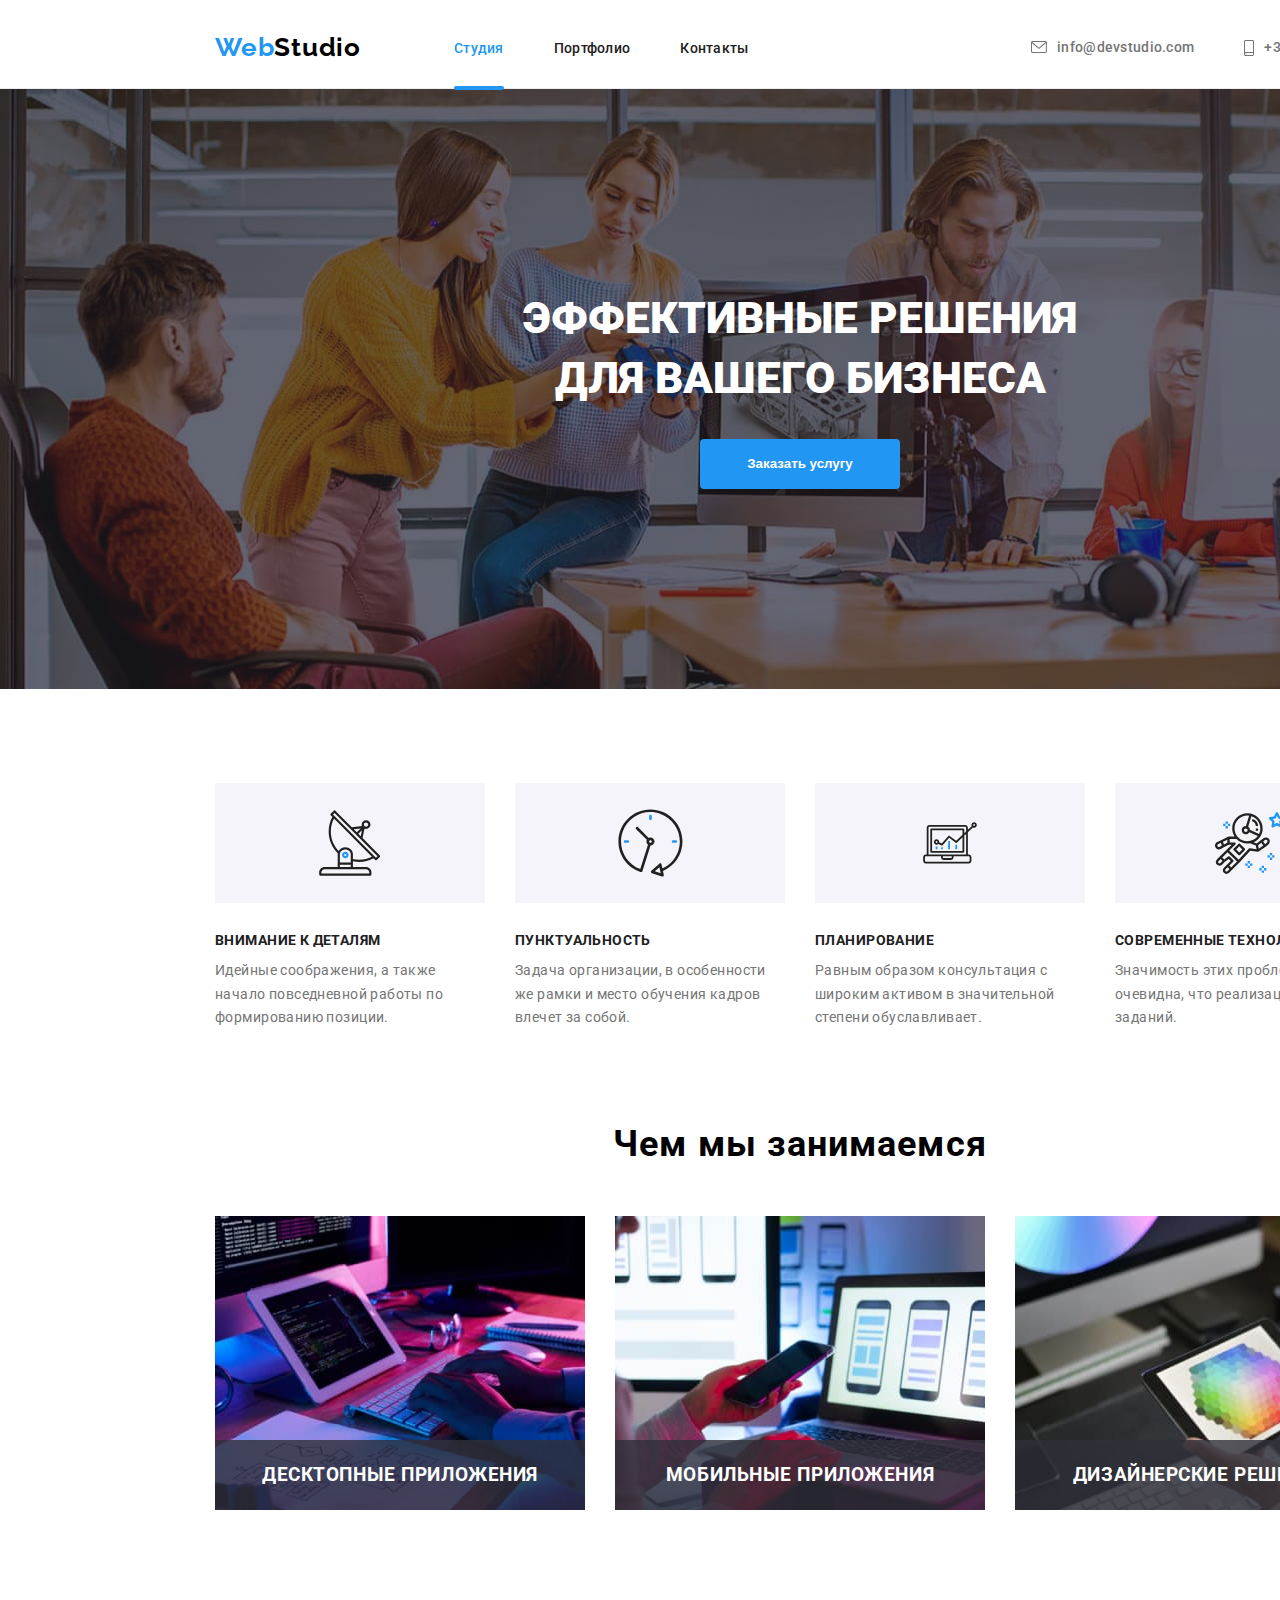
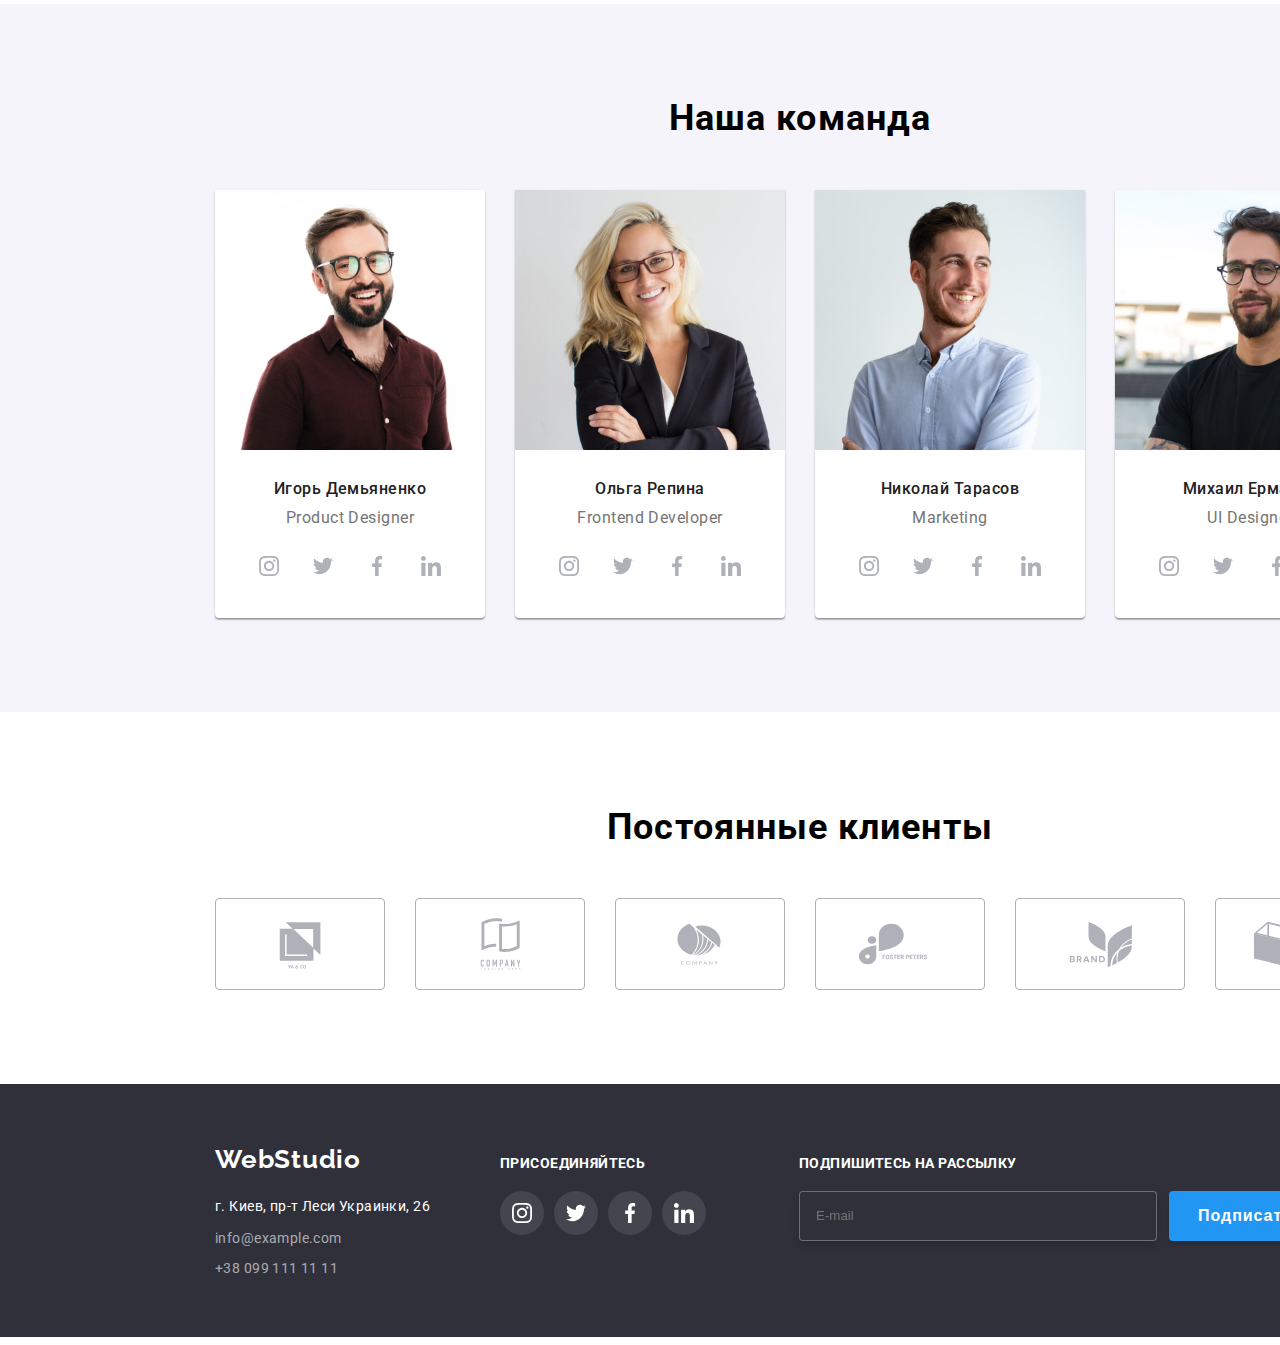
<file: index.html>
<!DOCTYPE html>
<html lang="ru">
<head>
    <meta charset="UTF-8">
    <meta name="viewport" content="width=device-width, initial-scale=1.0">
    <title>WebStudio</title>
        <link rel="stylesheet" href="https://cdnjs.cloudflare.com/ajax/libs/modern-normalize/1.1.0/modern-normalize.min.css"
            integrity="sha512-wpPYUAdjBVSE4KJnH1VR1HeZfpl1ub8YT/NKx4PuQ5NmX2tKuGu6U/JRp5y+Y8XG2tV+wKQpNHVUX03MfMFn9Q=="
            crossorigin="anonymous" referrerpolicy="no-referrer" />
        <link rel="preconnect" href="https://fonts.googleapis.com">
        <link rel="preconnect" href="https://fonts.gstatic.com" crossorigin>
        <link href="https://fonts.googleapis.com/css2?family=Raleway:wght@700&family=Roboto:wght@400;500;700;900&display=swap"
            rel="stylesheet">
        <link rel="stylesheet" href="./css/main.min.css">
</head>
<body>
    <!-- Шапка -->
        <header class="header">
            <div class="container header__main-nav">
                <nav class="header__main-nav">
                    <a class="header__logo" href="./index.html"><span class="header__web">Web</span>Studio</a>
                    <ul class="list header-list">
                        <li class="header__item--active"><a class="link header__underline" href="">Студия</a></li>
                        <li class="header__item"><a class="link" href="./portfolio.html">Портфолио</a></li>
                        <li class="header__item"><a class="link" href="">Контакты</a></li>
                    </ul>
                </nav>
                
                    <ul class="list header__contacts-nav">
                        <li class="header__title">
                            <a class="header__link-icon" href="mailto:info@devstudio.com">
                            <svg class="header__icon-mail">
                                <use href="./images/icons.svg#icon-mail"></use>
                            </svg>
                            info@devstudio.com</a>
                        </li>
                       
                        <li class="header__title">
                            <a class="header__link-icon" href="tel:+380961111111">
                            <svg class="header__icon-smartphone">
                                <use href="./images/icons.svg#icon-smartphone"></use>
                            </svg>
                            +38 096 111 11 11</a>
                        </li>
                        
                    </ul>
            </div>
        </header>
    
    
    
    <!-- Основной контент -->
    <main>
        <!-- Герой -->
            <section class="hero">
                <h1 class="hero__title">Эффективные решения<br>для вашего бизнеса</h1>
                <button type="button" class="hero__button" data-modal-open>Заказать услугу</button>
            
            </section>
                  
        <!-- Чем мы занимаемся -->
        <section>
            <!-- <h2>Чем занимаются в WebStudio</h2>    для SEO -->
            <div class="container">
                <h2 class="visually-hidden">Чем занимаются в WebStudio</h2> 
                <ul class="list padding-list">
                    <li class="list__heading">
                        <div class="list__svg">
                            <svg class="list__svg-antenna">
                                <use href="./images/icons.svg#icon-antenna-1"></use>
                            </svg>
                        </div>
                        <h2 class="list__title">Внимание к деталям</h2>
                        <p class="list__text">Идейные соображения, а также начало повседневной работы по формированию позиции.</p>
                    </li>
                    <li class="list__heading">
                        <div class="list__svg">
                            <svg class="list__svg-clock">
                                <use href="./images/icons.svg#icon-clock-1"></use>
                            </svg>
                        </div>
                        <h2 class="list__title">Пунктуальность</h2>
                        <p class="list__text">Задача организации, в особенности же рамки и место обучения кадров влечет за собой.</p>
                    </li>
                    <li class="list__heading">
                        <div class="list__svg">
                            <svg class="list__svg-diagram">
                                <use href="./images/icons.svg#icon-diagram-1"></use>
                            </svg>
                        </div>
                        <h2 class="list__title">Планирование</h2>
                        <p class="list__text">Равным образом консультация с широким активом в значительной степени обуславливает.</p>
                    </li>
                    <li class="list__heading">
                        <div class="list__svg">
                            <svg class="list__svg-astronaut">
                                <use href="./images/icons.svg#icon-astronaut-1"></use>
                            </svg>
                        </div>
                        <h2 class="list__title">Современные технологии</h2>
                        <p class="list__text">Значимость этих проблем настолько очевидна, что реализация плановых заданий.</p>
                    </li>
                </ul>
            </div>  
        <div class="container">
            <h2 class="photo__title">Чем мы занимаемся</h2>
            <ul class="list padding-photo" photo>
                <li class="photo__margin-img"><img src="./images/img1.jpg" alt="Разработка" 
                    width="370"/>
                    <div class="photo__img-info">
                        <h3 class="photo__info-img">Десктопные приложения</h3>
                    </div>
                    
                </li>
                <li class="photo__margin-img"><img src="./images/img2.jpg" alt="Анализ"
                    width="370"/>
                    <div class="photo__img-info">
                        <h3 class="photo__info-img">Мобильные приложения</h3>
                    </div>
                    
                    
                </li>
                <li class="photo__margin-img"><img src="./images/img3.jpg" alt="Дизайн"
                    width="370"/>
                    <div class="photo__img-info">
                        <h3 class="photo__info-img">Дизайнерские решения</h3>
                    </div>
                    
                </li>
            </ul>
        </div>
        </section>
        <!-- Наша команда -->
        <section class="our-team">
            <div class="container padding-team">
                <h2 class="photo__title">Наша команда</h2>
                <ul class="list">
                    <li class="pfoto-team">
                        <img src="./images/team1.jpg" alt="Член команды" 
                        width="270"
                        height="260"/>
                        
                        <h3 class="team-names">Игорь Демьяненко</h3>
                        <p class="team-position" lang="en">Product Designer</p>
                        <ul class="social-networks">
                            <li class="box-social">
                                <a href="">
                                    <svg class="icon">
                                        <use href="./images/icons.svg#icon-instagram"></use>
                                    </svg>
                                </a>
                            </li>
                            <li class="box-social">
                                <a href="">
                                    <svg class="icon">
                                        <use href="./images/icons.svg#icon-twitter"></use>
                                    </svg>
                                </a>
                            </li>
                            <li class="box-social">
                                <a href="">
                                    <svg class="icon">
                                        <use href="./images/icons.svg#icon-facebook"></use>
                                    </svg>
                                </a>
                            </li>
                            <li class="box-social">
                                <a href="">
                                    <svg class="icon">
                                        <use href="./images/icons.svg#icon-linkedin"></use>
                                    </svg>
                                </a>
                            </li>
                        </ul>
                    </li>
                    <li class="pfoto-team">
                        <img src="./images/team2.jpg" alt="Член команды"
                        width="270"
                        height="260"/>
                        
                        <h3 class="team-names">Ольга Репина</h3>
                        <p class="team-position" lang="en">Frontend Developer</p>
                        <ul class="social-networks">
                            <li class="box-social">
                                <a href="">
                                    <svg class="icon">
                                        <use href="./images/icons.svg#icon-instagram"></use>
                                    </svg>
                                </a>
                            </li>
                            <li class="box-social">
                                <a href="">
                                    <svg class="icon">
                                        <use href="./images/icons.svg#icon-twitter"></use>
                                    </svg>
                                </a>
                            </li>
                            <li class="box-social">
                                <a href="">
                                    <svg class="icon">
                                        <use href="./images/icons.svg#icon-facebook"></use>
                                    </svg>
                                </a>
                            </li>
                            <li class="box-social">
                                <a href="">
                                    <svg class="icon">
                                        <use href="./images/icons.svg#icon-linkedin"></use>
                                    </svg>
                                </a>
                            </li>
                        </ul>
                    </li>
                    <li class="pfoto-team">
                        <img src="./images/team3.jpg" alt="Член команды"
                        width="270"
                        height="260"/>
                        
                        <h3 class="team-names">Николай Тарасов</h3>
                        <p class="team-position" lang="en">Marketing</p>
                        <ul class="social-networks">
                            <li class="box-social">
                                <a href="">
                                    <svg class="icon">
                                        <use href="./images/icons.svg#icon-instagram"></use>
                                    </svg>
                                </a>
                            </li>
                            <li class="box-social">
                                <a href="">
                                    <svg class="icon">
                                        <use href="./images/icons.svg#icon-twitter"></use>
                                    </svg>
                                </a>
                            </li>
                            <li class="box-social">
                                <a href="">
                                    <svg class="icon">
                                        <use href="./images/icons.svg#icon-facebook"></use>
                                    </svg>
                                </a>
                            </li>
                            <li class="box-social">
                                <a href="">
                                    <svg class="icon">
                                        <use href="./images/icons.svg#icon-linkedin"></use>
                                    </svg>
                                </a>
                            </li>
                        </ul>
                    </li>
                    <li class="pfoto-team">
                        <img src="./images/team4.jpg" alt="Член команды"
                        width="270"
                        height="260"/>
                        
                        <h3 class="team-names">Михаил Ермаков</h3>
                        <p class="team-position" lang="en">UI Designer</p>
                        <ul class="social-networks">
                            <li class="box-social">
                                <a href="">
                                    <svg class="icon">
                                        <use href="./images/icons.svg#icon-instagram"></use>
                                    </svg>
                                </a>
                            </li>
                            <li class="box-social">
                                <a href="">
                                    <svg class="icon">
                                        <use href="./images/icons.svg#icon-twitter"></use>
                                    </svg>
                                </a>
                            </li>
                            <li class="box-social">
                                <a href="">
                                    <svg class="icon">
                                        <use href="./images/icons.svg#icon-facebook"></use>
                                    </svg>
                                </a>
                            </li>
                            <li class="box-social">
                                <a href="">
                                    <svg class="icon">
                                        <use href="./images/icons.svg#icon-linkedin"></use>
                                    </svg>
                                </a>
                            </li>
                        </ul>
                    </li>
                </ul>
            </div>
        </section>
        <section class="container-company">
            <div class="container company">
                <h2 class="title-company">Постоянные клиенты</h2>
                <ul class="list-company">
                    <li class="box-company">
                        <a href="" >
                            <svg class="svg-company">
                                <use href="./images/icons.svg#icon-Logo"></use>
                            </svg>
                        </a>
                    </li>
                    <li class="box-company">
                        <a href="">
                            <svg class="svg-company">
                                <use href="./images/icons.svg#icon-Logo-2"></use>
                            </svg>
                        </a>
                    </li>
                    <li class="box-company">
                        <a href="">
                            <svg class="svg-company">
                                <use href="./images/icons.svg#icon-Logo-3"></use>
                            </svg>
                        </a>
                    </li>
                    <li class="box-company">
                        <a href="">
                            <svg class="svg-company">
                                <use href="./images/icons.svg#icon-Logo-4"></use>
                            </svg>
                        </a>
                    </li>
                    <li class="box-company">
                        <a href="">
                            <svg class="svg-company">
                                <use href="./images/icons.svg#icon-Logo-5"></use>
                            </svg>
                        </a>
                    </li>
                    <li class="box-company">
                        <a href="">
                            <svg class="svg-company">
                                <use href="./images/icons.svg#icon-Logo-6"></use>
                            </svg>
                        </a>
                    </li>
                </ul>
            </div>




        </section>
    </main>
    <!-- Подвал -->
<footer class="footer">

    <div class="container">

        <div>
            <a class="header-logo-footer" href=""><span class="header-web">Web</span>Studio</a>
            <address class="list-info">
                <ul class="list-footer">
                    <li>
                        <a class="link address" href="https://goo.gl/maps/YxNXWKbfuBUjz3Hh7" target="-_blank">г. Киев,
                            пр-т Леси Украинки, 26</a>
                    </li>
                    <li>
                        <a class="link info-mail" href="mailto:info@example.com">info@example.com</a>
                    </li>
                    <li>
                        <a class="link info" href="tel:+380991111111">+38 099 111 11 11</a>
                    </li>
                </ul>
            </address>
        </div>


        <div class="box-footer">
            <h3 class="title-footer">Присоединяйтесь</h3>
            <ul class="social-networks-footer">
                <li class="box-social-footer">
                    <a href="">
                        <svg class="icon-footer">
                            <use href="./images/icons.svg#icon-instagram"></use>
                        </svg>
                    </a>
                </li>
                <li class="box-social-footer">
                    <a href="">
                        <svg class="icon-footer">
                            <use href="./images/icons.svg#icon-twitter"></use>
                        </svg>
                    </a>
                </li>
                <li class="box-social-footer">
                    <a href="">
                        <svg class="icon-footer">
                            <use href="./images/icons.svg#icon-facebook"></use>
                        </svg>
                    </a>
                </li>
                <li class="box-social-footer">
                    <a href="">
                        <svg class="icon-footer">
                            <use href="./images/icons.svg#icon-linkedin"></use>
                        </svg>
                    </a>
                </li>
            </ul>
        </div>
        
        
        <form class="subscription-box">
            <label class="subscription">Подпишитесь на рассылку
                <input type="email" class="subscription-input" name="user-subscription" placeholder="E-mail">
            </label>
        
            
            
            <button type="submit" class="button-email">Подписаться
                <svg class="icon-subscription">
                    <use href="./images/symbol-defs.svg#icon-icon-send"></use>
                </svg>
            </button>
        </form>
        
    </div>
</footer>

<div class="backdrop is-hidden" data-modal>

    <div class="modal">
        <button type="button"  class="modal-close" data-modal-close>
            <svg class="icon-modal">
                <use href="./images/close.svg#icon-close"></use>
            </svg>
        </button>

        <p class="modal-title">Оставьте свои данные, мы вам перезвоним</p>

        <form action="#">

            <label class="input-text">Имя
            
                <input 
                    type="text"
                    class="form-input"
                    name="user-name"
                    title="Роман"
                    required
                    minlength="3">

                    <svg class="input-icon" width="12" height="12">
                        <use href="./images/symbol-defs.svg#icon-Vector"></use>
                    </svg>
            
            </label> 

            
            <label class="input-text">Телефон

                <input 
                    type="tel"
                    class="form-input"
                    name="user-tel"
                    title="+380 97-111-11-11"
                    required>

                    <svg class="input-icon" width="13" height="13">
                        <use href="./images/symbol-defs.svg#icon-Vector-1"></use>
                    </svg>

            </label>
           
            <label class="input-text">Почта

                <input 
                        type="email"
                        class="form-input"
                        name="user-email"
                        title="goit@gmail.com"
                        required>

                        <svg class="input-icon" width="15" height="12">
                            <use href="./images/symbol-defs.svg#icon-Vector-2"></use>
                        </svg>

            </label>

            <label class="input-text comment">Комментарий
                <textarea class="form-text" name="user-text" placeholder="Введите текст"></textarea>
            </label>

            <div class="form-field">
                <input type="checkbox" name="policy" class="policy-check visually-hidden" id="checkbox">
                <label class="text-checbox" for="checkbox"> 
                    <span class="checkbox-icon">
                        <svg class="policy-icon" width="16" height="15" >
                            <use href="./images/icons.svg#icon-Vector"></use>
                        </svg>
                    </span>
                        Соглашаюсь с рассылкой и принимаю<span class="checbox-text">Условия договора</span>
                </label>
            </div>
        
                <button class="modal-button" type="submit">Отправить</button>

        </form>
    </div>

</div>

<script src="./js/modal.js"></script>
</body>
</html>
</file>
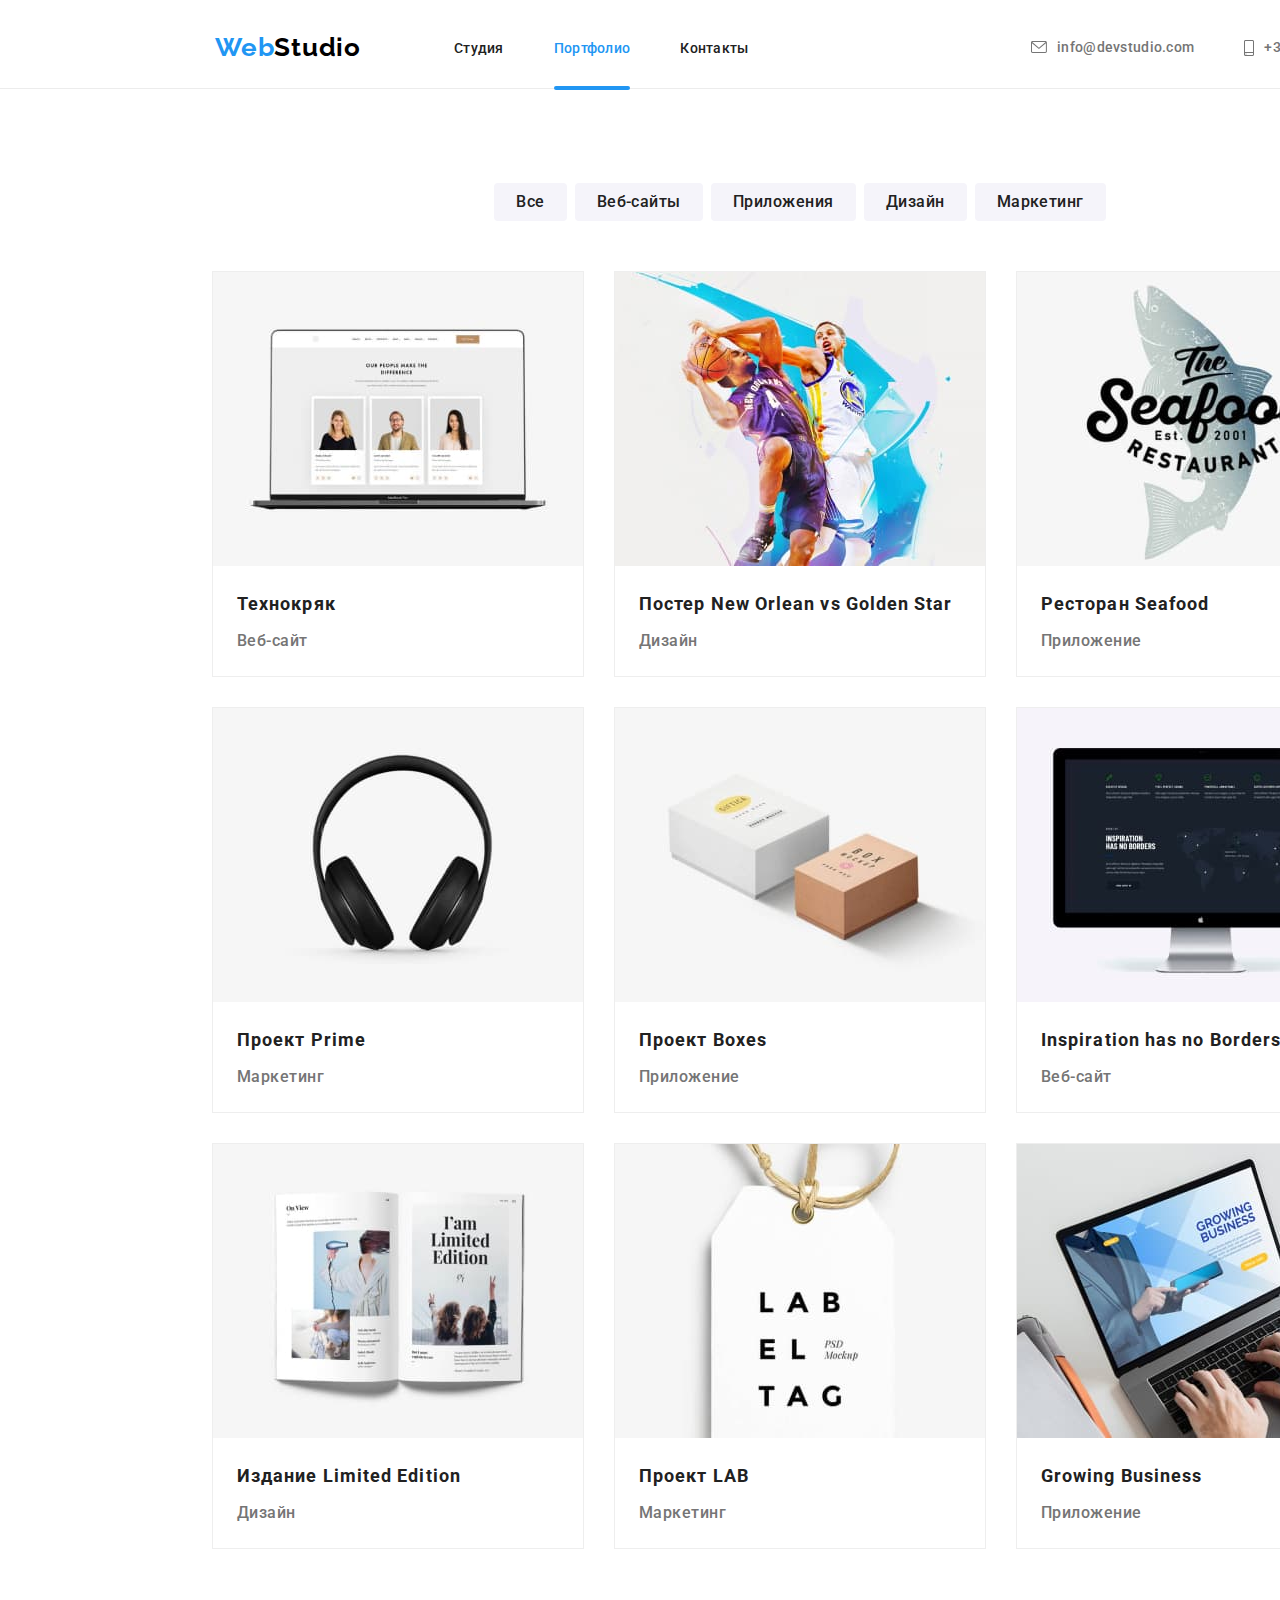
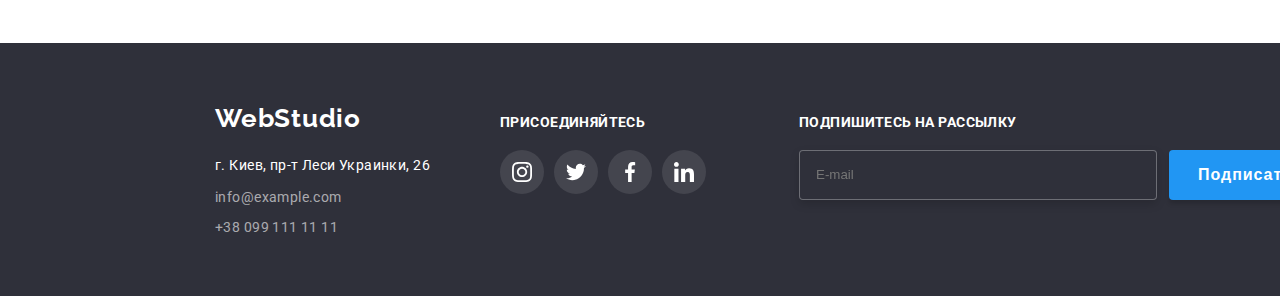
<file: portfolio.html>
<!DOCTYPE html>
<html lang="ru">
<head>
    <meta charset="UTF-8">
    <meta name="viewport" content="width=device-width, initial-scale=1.0">
    <title>WebStudio</title>
        <link rel="stylesheet" href="https://cdnjs.cloudflare.com/ajax/libs/modern-normalize/1.1.0/modern-normalize.min.css"
            integrity="sha512-wpPYUAdjBVSE4KJnH1VR1HeZfpl1ub8YT/NKx4PuQ5NmX2tKuGu6U/JRp5y+Y8XG2tV+wKQpNHVUX03MfMFn9Q=="
            crossorigin="anonymous" referrerpolicy="no-referrer" />
        <link rel="preconnect" href="https://fonts.googleapis.com">
        <link rel="preconnect" href="https://fonts.gstatic.com" crossorigin>
        <link href="https://fonts.googleapis.com/css2?family=Raleway:wght@700&family=Roboto:wght@400;500;700;900&display=swap"
            rel="stylesheet">
        <link rel="stylesheet" href="./css/main.min.css">
</head>

<body>
    <!--                                       Шапка -->
    <header class="header">
        <div class="container header__main-nav">
            <nav class="header__main-nav">
                <a class="header__logo" href="./index.html"><span class="header__web">Web</span>Studio</a>
                <ul class="list header-list">
                    <li class="header__item"><a class="link" href="./index.html">Студия</a></li>
                    <li class="header__item--active"><a class="link header__underline" href="./portfolio.html">Портфолио</a></li>
                    <li class="header__item"><a class="link" href="">Контакты</a></li>
                </ul>
            </nav>
    
            <ul class="list header__contacts-nav">
                <li class="header__title">
                    <a class="header__link-icon" href="mailto:info@devstudio.com">
                        <svg class="header__icon-mail">
                            <use href="./images/icons.svg#icon-mail"></use>
                        </svg>
                        info@devstudio.com</a>
                </li>
    
                <li class="header__title">
                    <a class="header__link-icon" href="tel:+380961111111">
                        <svg class="header__icon-smartphone">
                            <use href="./images/icons.svg#icon-smartphone"></use>
                        </svg>
                        +38 096 111 11 11</a>
                </li>
    
            </ul>
        </div>
    </header>
    
    <main>
        <section>
        <!--                                 Навигация -->
    <div class="container list-button">
            <ul class="list">
                <li class="btn"><button class="button" type="button">Все</button></li>
                <li class="btn"><button class="button" type="button">Веб-сайты</button></li>
                <li class="btn"><button class="button" type="button">Приложения</button></li>
                <li class="btn"><button class="button" type="button">Дизайн</button></li>
                <li class="btn"><button class="button" type="button">Маркетинг</button></li>
            </ul>
    </div>
        <!--                            Основной контент -->
            <div class="container">
                <ul class="list portfolio">
                    <li class="list-portfolio">
                        <a class="link" href="">
                            <div class="item-wrap">
                                <img src="./images/portfolio1.jpg" alt="Фото работников студии" width="370" height="294">
                                <p class="img-text">Технокряк это современная площадка распространения коронавируса. Компании используют эту
                                    платформу
                                    для цифрового
                                    шпионажа и атак на защищённые сервера конкурентов.</p>
                            </div>
                            <h2 class="portfolio-title">Технокряк</h2>
                            <p class="portfolio-text">Веб-сайт</p>
                        </a>                                                 
                    </li>
                    <li class="list-portfolio">
                        <a class="link" href="">
                            <div class="item-wrap">
                            <img src="./images/portfolio2.jpg" alt="Баскетболисты играют"
                                width="370"
                                height="294">
                                <p class="img-text">Технокряк это современная площадка распространения коронавируса. Компании используют эту
                                    платформу
                                    для цифрового
                                    шпионажа и атак на защищённые сервера конкурентов.</p>
                            </div>
                            <h2 class="portfolio-title">Постер New Orlean vs Golden Star</h2>
                            <p class="portfolio-text">Дизайн</p>
                        </a>
                    </li>
                    <li class="list-portfolio">
                        <a class="link" href="">
                            <div class="item-wrap">
                            <img src="./images/portfolio3.jpg" alt="Логотип ресторана"
                                width="370"
                                height="294">
                                <p class="img-text">Технокряк это современная площадка распространения коронавируса. Компании используют эту
                                    платформу
                                    для цифрового
                                    шпионажа и атак на защищённые сервера конкурентов.</p>
                                </div>
                            <h2 class="portfolio-title">Ресторан Seafood</h2>
                            <p class="portfolio-text">Приложение</p>
                        </a>
                    </li>
                    <li class="list-portfolio">
                        <a class="link" href="">
                            <div class="item-wrap">
                            <img src="./images/portfolio4.jpg" alt="Студийные наушники"
                                width="370"
                                height="294">
                                <p class="img-text">Технокряк это современная площадка распространения коронавируса. Компании используют эту
                                    платформу
                                    для цифрового
                                    шпионажа и атак на защищённые сервера конкурентов.</p>
                                </div>
                            <h2 class="portfolio-title">Проект Prime</h2>
                            <p class="portfolio-text">Маркетинг</p>
                        </a>
                    </li>
                    <li class="list-portfolio">
                        <a class="link" href="">
                            <div class="item-wrap">
                            <img src="./images/portfolio5.jpg" alt="Две коробки"
                                width="370"
                                height="294">
                                <p class="img-text">Технокряк это современная площадка распространения коронавируса. Компании используют эту
                                    платформу
                                    для цифрового
                                    шпионажа и атак на защищённые сервера конкурентов.</p>
                                </div>
                            <h2 class="portfolio-title">Проект Boxes</h2>
                            <p class="portfolio-text">Приложение</p>
                        </a>
                    </li>
                    <li class="list-portfolio">
                        <a class="link" href="">
                            <div class="item-wrap">
                            <img src="./images/portfolio6.jpg" alt="Дисплей монитора"
                                width="370"
                                height="294">
                                <p class="img-text">Технокряк это современная площадка распространения коронавируса. Компании используют эту
                                    платформу
                                    для цифрового
                                    шпионажа и атак на защищённые сервера конкурентов.</p>
                                </div>
                            <h2 class="portfolio-title">Inspiration has no Borders</h2>
                            <p class="portfolio-text">Веб-сайт</p>
                        </a>
                    </li>
                    <li class="list-portfolio">
                        <a class="link" href="">
                            <div class="item-wrap">
                            <img src="./images/portfolio7.jpg" alt="Открытая книга"
                                width="370"
                                height="294">
                                <p class="img-text">Технокряк это современная площадка распространения коронавируса. Компании используют эту
                                    платформу
                                    для цифрового
                                    шпионажа и атак на защищённые сервера конкурентов.</p>
                                </div>
                            <h2 class="portfolio-title">Издание Limited Edition</h2>
                            <p class="portfolio-text">Дизайн</p>
                        </a>
                    </li>
                    <li class="list-portfolio">
                        <a class="link" href="">
                            <div class="item-wrap">
                            <img src="./images/portfolio8.jpg" alt="Лейбл на нитке"
                                width="370"
                                height="294">
                                <p class="img-text">Технокряк это современная площадка распространения коронавируса. Компании используют эту
                                    платформу
                                    для цифрового
                                    шпионажа и атак на защищённые сервера конкурентов.</p>
                                </div>
                            <h2 class="portfolio-title">Проект LAB</h2>
                            <p class="portfolio-text">Маркетинг</p>
                        </a>
                    </li>
                    <li class="list-portfolio">
                        <a class="link" href="">
                            <div class="item-wrap">
                            <img src="./images/portfolio9.jpg" alt="Открытый ноутбук"
                                width="370"
                                height="294">
                                <p class="img-text">Технокряк это современная площадка распространения коронавируса. Компании используют эту
                                    платформу
                                    для цифрового
                                    шпионажа и атак на защищённые сервера конкурентов.</p>
                                </div>
                            <h2 class="portfolio-title">Growing Business</h2>
                            <p class="portfolio-text">Приложение</p>
                        </a>
                    </li>

                </ul>
            </div>
        </section>
    </main>
 

    
  
    <!--                                        Подвал -->
<footer class="footer">

    <div class="container">

        <div>
            <a class="header-logo-footer" href=""><span class="header-web">Web</span>Studio</a>
            <address class="list-info">
                <ul class="list-footer">
                    <li>
                        <a class="link address" href="https://goo.gl/maps/YxNXWKbfuBUjz3Hh7" target="-_blank">г. Киев,
                            пр-т Леси Украинки, 26</a>
                    </li>
                    <li>
                        <a class="link info-mail" href="mailto:info@example.com">info@example.com</a>
                    </li>
                    <li>
                        <a class="link info" href="tel:+380991111111">+38 099 111 11 11</a>
                    </li>
                </ul>
            </address>
        </div>


        <div class="box-footer">
            <h3 class="title-footer">Присоединяйтесь</h3>
            <ul class="social-networks-footer">
                <li class="box-social-footer">
                    <a href="">
                        <svg class="icon-footer">
                            <use href="./images/icons.svg#icon-instagram"></use>
                        </svg>
                    </a>
                </li>
                <li class="box-social-footer">
                    <a href="">
                        <svg class="icon-footer">
                            <use href="./images/icons.svg#icon-twitter"></use>
                        </svg>
                    </a>
                </li>
                <li class="box-social-footer">
                    <a href="">
                        <svg class="icon-footer">
                            <use href="./images/icons.svg#icon-facebook"></use>
                        </svg>
                    </a>
                </li>
                <li class="box-social-footer">
                    <a href="">
                        <svg class="icon-footer">
                            <use href="./images/icons.svg#icon-linkedin"></use>
                        </svg>
                    </a>
                </li>
            </ul>
        </div>

        <form class="subscription-box">
            <label class="subscription">Подпишитесь на рассылку
                <input type="email" class="subscription-input" name="user-subscription" placeholder="E-mail">
            </label>
        
        
        
            <button type="submit" class="button-email">Подписаться
                <svg class="icon-subscription">
                    <use href="./images/symbol-defs.svg#icon-icon-send"></use>
                </svg>
            </button>
        </form>

        
    </div>
</footer>

</body>

</html>
</file>
<file: css/main.min.css>
html{box-sizing:border-box}*,*::before,*::after{box-sizing:inherit}body{font-family:Roboto, sans-serif;width:1600px;margin-left:auto;margin-right:auto}.container{width:1230px;padding-left:15px;padding-right:15px;margin-left:auto;margin-right:auto}p,ul,h1,h2,h3,h4,h5,h6{margin:0;padding-left:0}img{display:block}.list{list-style:none;display:flex}.link{text-decoration:none}:root{--primary-body-color: #ffffff;--primary-color-title: #212121;--primary-color-paragraph: #757575;--color-link: #2196f3;--hero-button-hover: #188ce8;--footer-hero-background-color: #2f303a;--button-background-color: #f5f4fa;--header-logo: black;--header-web: #2196f3;--background-our-team: #f5f4fa;--color-icon-header: #757575;--background-color-text-img: rgba(33, 150, 243, 0.9);--background-color: var(--primary-body-color)}.visually-hidden{position:fixed;transform:scale(0)}.header__main-nav{display:flex;align-items:center;padding-right:15px;padding-left:15px;height:80px;padding-top:24px;padding-bottom:25px}.header{border-bottom:1px solid #ececec}.header__web{color:var(--header-web)}.header__logo{font-size:26px;line-height:31px;letter-spacing:0.03em;text-decoration:none;color:var(--header-logo);font-family:Raleway, sans-serif;font-weight:700;margin-right:93px;display:inline-block}.header__icon-mail{width:16px;height:12px;margin-right:10px;fill:currentColor}.header__icon-smartphone{width:10px;height:16px;margin-right:10px;fill:currentColor}.link{color:var(--primary-color-title);font-weight:500;font-size:14px;line-height:1.14;letter-spacing:0.02em;display:inline-block;position:relative}.header__underline::after{content:"";display:block;width:100%;height:4px;background-color:var(--color-link);border-radius:2px;position:absolute;top:45px}.header__link-icon{color:var(--color-icon-header);font-weight:500;font-size:14px;line-height:1.14;letter-spacing:0.02em;display:inline-block;text-decoration:none;display:flex;align-items:center;transition:color 250ms cubic-bezier(0.4, 0, 0.2, 1)}.header__link-icon:hover,.header__link-icon:focus{color:var(--color-link)}.header__contacts-nav{margin-left:auto;padding-right:15px}.header__item,.header__item--active{margin-right:50px}.header__title{margin-right:50px;display:flex;align-items:center;flex-direction:row-reverse}.header__title:last-child{margin-right:0px}.header__item:last-child{margin-right:0px}.header__item>a:hover,.header__item>a:focus{color:var(--color-link)}.header__item>a{transition:color 250ms}.header__item>a .link{color:var(--primary-color-paragraph);font-weight:500;font-size:14px;line-height:1.14;letter-spacing:0.02em;display:inline-block}.header__item--active>.link{color:var(--color-link)}.hero{background-color:var(--footer-hero-background-color);text-align:center;padding-top:200px;padding-bottom:200px;background:linear-gradient(rgba(47,48,58,0.4), rgba(47,48,58,0.4)),url(../images/hero.jpg);max-width:1600px}.hero__title{color:var(--primary-body-color);font-style:normal;font-weight:900;font-size:44px;line-height:1.36;display:inline-block;text-transform:uppercase;margin-bottom:30px}.hero__button{font-weight:bold;color:var(--primary-body-color);background-color:var(--color-link);padding:10px 32px;border-radius:4px;border:none;cursor:pointer;margin-right:700px;margin-left:700px;width:200px;height:50px;transition:background-color 250ms cubic-bezier(0.4, 0, 0.2, 1)}.hero__button:hover{background-color:var(--hero-button-hover)}.padding-list{padding-top:94px;padding-bottom:94px}.list__svg{background-color:#f5f4fa;width:270px;height:120px;margin-bottom:30px}.list__svg-antenna{width:65.32px;height:70px;margin:25px 102.34px}.list__svg-clock{width:66.96px;height:70px;margin:25px 101.5px}.list__svg-diagram{width:70px;height:53.69px;margin:33.2px 100px 33.11px 100px}.list__svg-astronaut{width:70px;height:70px;margin:25px 100px}.list__text{color:var(--primary-color-paragraph);font-size:14px;line-height:1.71;letter-spacing:0.03em;width:270px}.list__heading:not(:last-child){padding-right:30px}.list__title{color:var(--primary-color-title);font-weight:bold;font-size:14px;line-height:1.14;letter-spacing:0.03em;text-transform:uppercase;margin-bottom:10px}.photo__title{font-weight:bold;font-size:36px;line-height:1.16;text-align:center;letter-spacing:0.03em;margin-bottom:50px}.padding-photo{padding-bottom:94px;position:relative}.photo__margin-img:not(:last-child){margin-right:30px}.photo__img-info{width:370px;height:70px;background-color:rgba(47,48,58,0.8);text-align:center;padding-top:27px;position:absolute;bottom:94px}.photo__info-img{text-transform:uppercase;color:#ffffff;size:14px;line-height:16px;font-weight:bold;letter-spacing:0.03em}.our-team{background-color:var(--background-our-team)}.team-names{color:var(--primary-color-title);font-weight:500;font-size:16px;line-height:1.18;text-align:center;letter-spacing:0.03em;margin-top:30px;margin-bottom:10px}.team-position{color:var(--primary-color-paragraph);font-size:16px;line-height:1.18;text-align:center;letter-spacing:0.03em;margin-bottom:16px}.padding-team{padding-bottom:94px;padding-top:94px}.pfoto-team{background-color:var(--primary-body-color);margin-right:30px;box-shadow:0px 1px 3px rgba(0,0,0,0.12),0px 1px 1px rgba(0,0,0,0.14),0px 2px 1px rgba(0,0,0,0.2);border-radius:0px 0px 4px 4px}.pfoto-team:last-child{margin-right:0px}.social-networks{display:flex;border:none;width:206px;height:44px;list-style:none;text-align:center;margin:0px 32px 30px 32px}.box-social{width:44px;height:44px;padding:12px;border-radius:50%;cursor:pointer;transition:background-color 250ms cubic-bezier(0.4, 0, 0.2, 1)}.box-social:not(:last-child){margin-right:10px}.box-social:hover{background-color:var(--color-link)}.box-social:hover .icon{fill:white}.icon{width:20px;height:20px;fill:#afb1b8;transition:fill 250ms cubic-bezier(0.4, 0, 0.2, 1)}.container-company{background-color:var(--primary-body-color)}.company{padding-bottom:94px;padding-top:94px}.title-company{font-weight:bold;font-size:36px;line-height:42px;text-align:center;letter-spacing:0.03em;margin-bottom:50px}.list-company{display:flex;text-decoration:none;list-style:none;padding-left:15px;padding-right:15px}.box-company{width:170px;height:92px;border:1px solid #afb1b8;box-sizing:border-box;border-radius:4px;padding:16px 32px;cursor:pointer;transition:border 250ms cubic-bezier(0.4, 0, 0.2, 1)}.box-company:hover{border:1px solid #2196f3}.box-company:hover .svg-company{fill:var(--color-link)}.box-company:not(:last-child){margin-right:30px}.svg-company{width:106px;height:60px;fill:#afb1b8;transition:fill 250ms cubic-bezier(0.4, 0, 0.2, 1)}.backdrop{position:fixed;width:100vw;height:100vh;top:0px;left:0px;background-color:rgba(0,0,0,0.2)}.modal{position:absolute;top:50%;left:50%;transform:translate(-50%, -50%);width:528px;height:581px;padding:40px 39px 40px 41px;background:#ffffff;box-shadow:0px 1px 3px rgba(0,0,0,0.12),0px 1px 1px rgba(0,0,0,0.14),0px 2px 1px rgba(0,0,0,0.2);border-radius:4px;display:flex;position:absolute;display:block}.modal-close{position:absolute;top:8px;right:8px;cursor:pointer;background:#ffffff;box-sizing:border-box;border:none;padding:0px}.icon-modal{width:30px;height:30px;padding:8.5px;background:#ffffff;border:1px solid rgba(0,0,0,0.1);border-radius:50%;transition:250ms cubic-bezier(0.4, 0, 0.2, 1)}.icon-modal:hover{fill:var(--header-web)}.is-hidden{opacity:0;pointer-events:none;visibility:hidden}.modal-title{font-style:normal;font-weight:bold;font-size:20px;line-height:23px;text-align:center;letter-spacing:0.03em;margin-bottom:12px;color:#212121}.form-input{width:448px;height:40px;left:576px;top:382px;margin-bottom:10px;margin-top:4px;padding-left:42px;border:1px solid rgba(33,33,33,0.2);box-sizing:border-box;border-radius:4px;cursor:pointer;outline:none;transition:border-color 250ms cubic-bezier(0.4, 0, 0.2, 1)}.form-input:focus{border-color:var(--color-link)}.form-input:focus+.input-icon{fill:var(--color-link)}.input-text{display:inline-block;font-style:normal;font-weight:normal;font-size:12px;line-height:14px;letter-spacing:0.01em;color:#757575;position:relative}.input-icon{position:absolute;left:15px;top:32px;transition:fill 250ms cubic-bezier(0.4, 0, 0.2, 1)}.form-text{width:448px;height:120px;margin-top:4px;margin-bottom:20px;padding:12px 16px;border:1px solid rgba(33,33,33,0.2);box-sizing:border-box;border-radius:4px;resize:none;cursor:pointer;outline:none}.form-text:focus{border-color:var(--color-link)}.modal-button{width:200px;height:50px;padding:0;position:absolute;left:50%;transform:translateX(-50%);bottom:40px;background:#188ce8;box-shadow:0px 4px 4px rgba(0,0,0,0.15);border-radius:4px;font-style:normal;font-weight:bold;font-size:16px;line-height:30px;letter-spacing:0.06em;border:none;color:#ffffff}.checbox-text{font-style:normal;font-weight:normal;font-size:14px;line-height:24px;padding-left:5px;letter-spacing:0.03em;color:#2196f3;text-decoration:underline}.text-checbox{font-style:normal;font-weight:normal;font-size:14px;line-height:24px;letter-spacing:0.03em;display:flex;text-align:center;align-items:center;color:#757575}.text-checbox .checkbox-icon{width:16px;height:15px;border-radius:2px;display:flex;text-align:center;align-items:center}.checkbox-icon{margin-right:7px}.form-field{margin-bottom:30px;margin-left:13px}.policy-icon{fill:transparent;border-radius:2px;border:1px solid #212121;cursor:pointer}.policy-check:checked+.text-checbox .policy-icon{border:none;background-color:#2196f3}.policy-check:checked+.text-checbox .policy-icon{fill:#ffffff}.footer .container{display:flex;align-items:baseline}.footer{background-color:var(--footer-hero-background-color);padding-top:60px;padding-bottom:60px;padding-left:30px}.list-footer{list-style:none}.header-logo-footer{color:var(--primary-body-color);font-size:26px;line-height:1.19;letter-spacing:0.03em;text-decoration:none;font-family:Raleway, sans-serif;font-weight:700;display:inline-block;margin-bottom:20px}.address{font-size:14px;line-height:1.71;letter-spacing:0.03em;color:var(--primary-body-color);font-style:normal;font-weight:normal;margin-bottom:9px}.info{font-style:normal;font-weight:normal;font-size:14px;line-height:1.5px;letter-spacing:0.03em;color:rgba(255,255,255,0.6)}.info-mail{font-style:normal;font-weight:normal;font-size:14px;line-height:1.5;letter-spacing:0.03em;color:rgba(255,255,255,0.6);margin-bottom:9px}.box-footer{width:206px;height:80px;margin-left:70px}.title-footer{margin-bottom:20px;font-weight:bold;font-size:14px;line-height:16px;letter-spacing:0.03em;text-transform:uppercase;color:#ffffff;font-style:normal}.list-info{display:flex}.social-networks-footer{display:flex;list-style:none}.box-social-footer{width:44px;height:44px;padding:12px;border-radius:50%;cursor:pointer;background-color:rgba(255,255,255,0.1);transition:background-color 250ms cubic-bezier(0.4, 0, 0.2, 1)}.box-social-footer:hover{background-color:#2196f3}.box-social-footer:not(:last-child){margin-right:10px}.icon-footer{width:20px;height:20px;fill:#ffffff}.button{font-weight:500;font-size:16px;line-height:1.62;letter-spacing:0.03em;font-family:Roboto, sans-serif;background-color:var(--button-background-color);color:var(--primary-color-title);border-radius:4px;border-color:transparent;padding:6px 22px;margin-bottom:50px;cursor:pointer;border:none;transition:background-color 250ms,color 250ms,box-shadow 250ms cubic-bezier(0.4, 0, 0.2, 1)}.button:hover,.button:focus{background-color:var(--header-web);color:var(--primary-body-color);box-shadow:0px 3px 1px rgba(0,0,0,0.1),0px 1px 2px rgba(0,0,0,0.08),0px 2px 2px rgba(0,0,0,0.12)}.button:last-child{margin-right:0px}.list-button{padding-top:94px}.btn:not(:last-child){margin-right:8px}.list{justify-content:center}.portfolio{flex-basis:calc(100% / 3);display:flex;flex-wrap:wrap;padding-bottom:94px}.list-portfolio{border:1px solid #eeeeee;margin-right:30px;margin-bottom:30px;transition:box-shadow 250ms cubic-bezier(0.4, 0, 0.2, 1)}.list-portfolio:hover{box-shadow:0px 1px 1px rgba(0,0,0,0.12),0px 4px 4px rgba(0,0,0,0.06),1px 4px 6px rgba(0,0,0,0.16)}.list-portfolio:hover .img-text{transform:translateY(0%)}.list-portfolio:nth-child(3n){margin-right:0px}.list-portfolio:nth-last-child(-n+3){margin-bottom:0px}.item-wrap{overflow:hidden;position:relative}.img-text{position:absolute;top:0px;left:0px;padding-top:63px;padding-left:24px;padding-right:24px;background-color:var(--background-color-text-img);font-size:18px;line-height:28px;letter-spacing:0.03em;color:#ffffff;width:370px;height:294px;transform:translateY(100%);font-weight:normal;overflow:auto;transition:transform 250ms cubic-bezier(0.4, 0, 0.2, 1)}.portfolio-title{font-weight:bold;font-size:18px;line-height:2;letter-spacing:0.06em;color:var(--primary-color-title);margin-top:20px;margin-bottom:4px;margin-right:24px;margin-left:24px}.portfolio-text{font-size:16px;line-height:1.87;letter-spacing:0.03em;color:var(--primary-color-paragraph);margin-bottom:20px;margin-right:24px;margin-left:24px}.subscription{font-style:normal;font-weight:bold;font-size:14px;line-height:16px;letter-spacing:0.03em;text-transform:uppercase;margin-left:93px;color:#ffffff}.subscription-box{display:flex;align-items:center;align-items:flex-end}.subscription-input{display:block;padding-top:15px;padding-bottom:15px;padding-left:16px;margin-right:12px;margin-top:20px;width:358px;height:50px;color:#ffffff;border:1px solid rgba(255,255,255,0.3);box-sizing:border-box;filter:drop-shadow(0px 4px 4px rgba(0,0,0,0.15));border-radius:4px;background-color:var(--footer-hero-background-color)}.button-email{width:200px;height:50px;padding-top:10px;padding-bottom:10px;padding-left:29px;font-style:normal;font-weight:bold;font-size:16px;line-height:30px;letter-spacing:0.06em;color:#ffffff;background:#2196f3;box-shadow:0px 4px 4px rgba(0,0,0,0.15);border-radius:4px;display:flex;align-items:center;text-align:center;border:none;cursor:pointer}.icon-subscription{width:24px;height:24px;margin-left:10px}
/*# sourceMappingURL=main.min.css.map */
</file>
